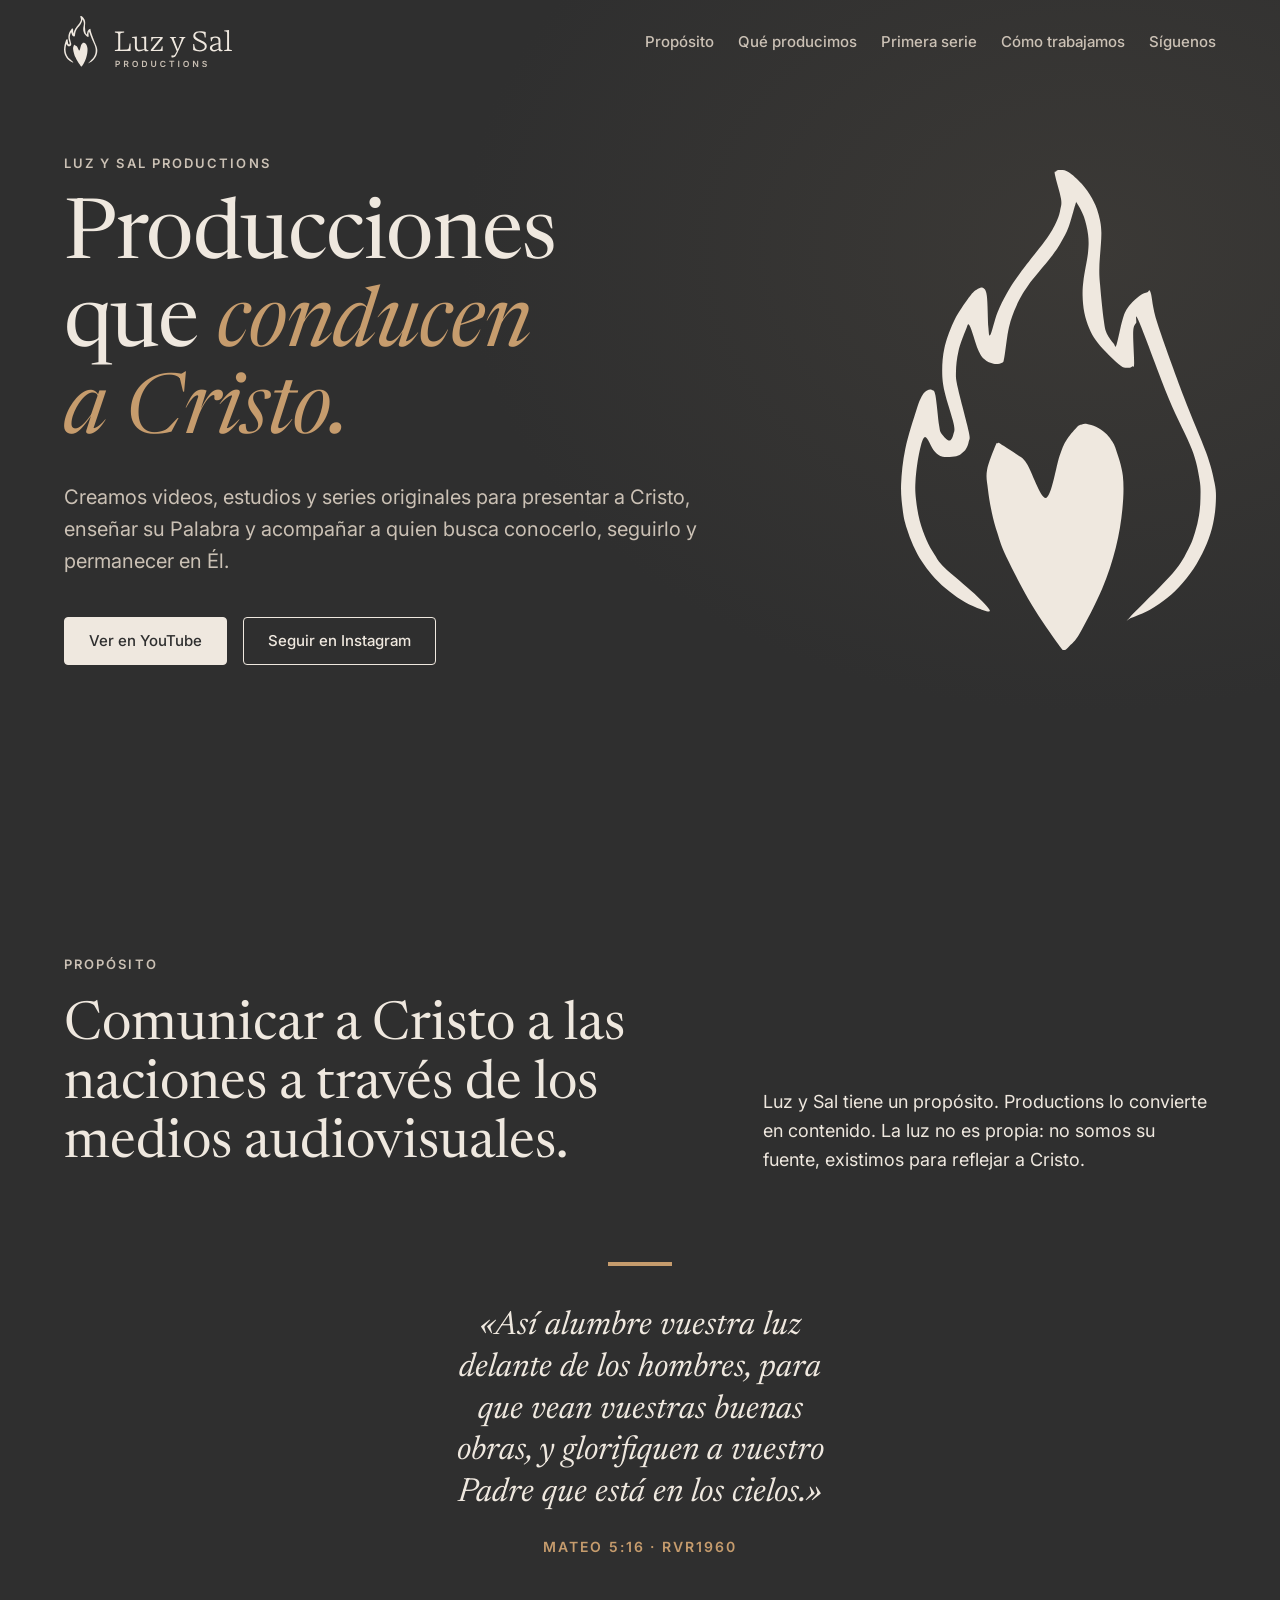
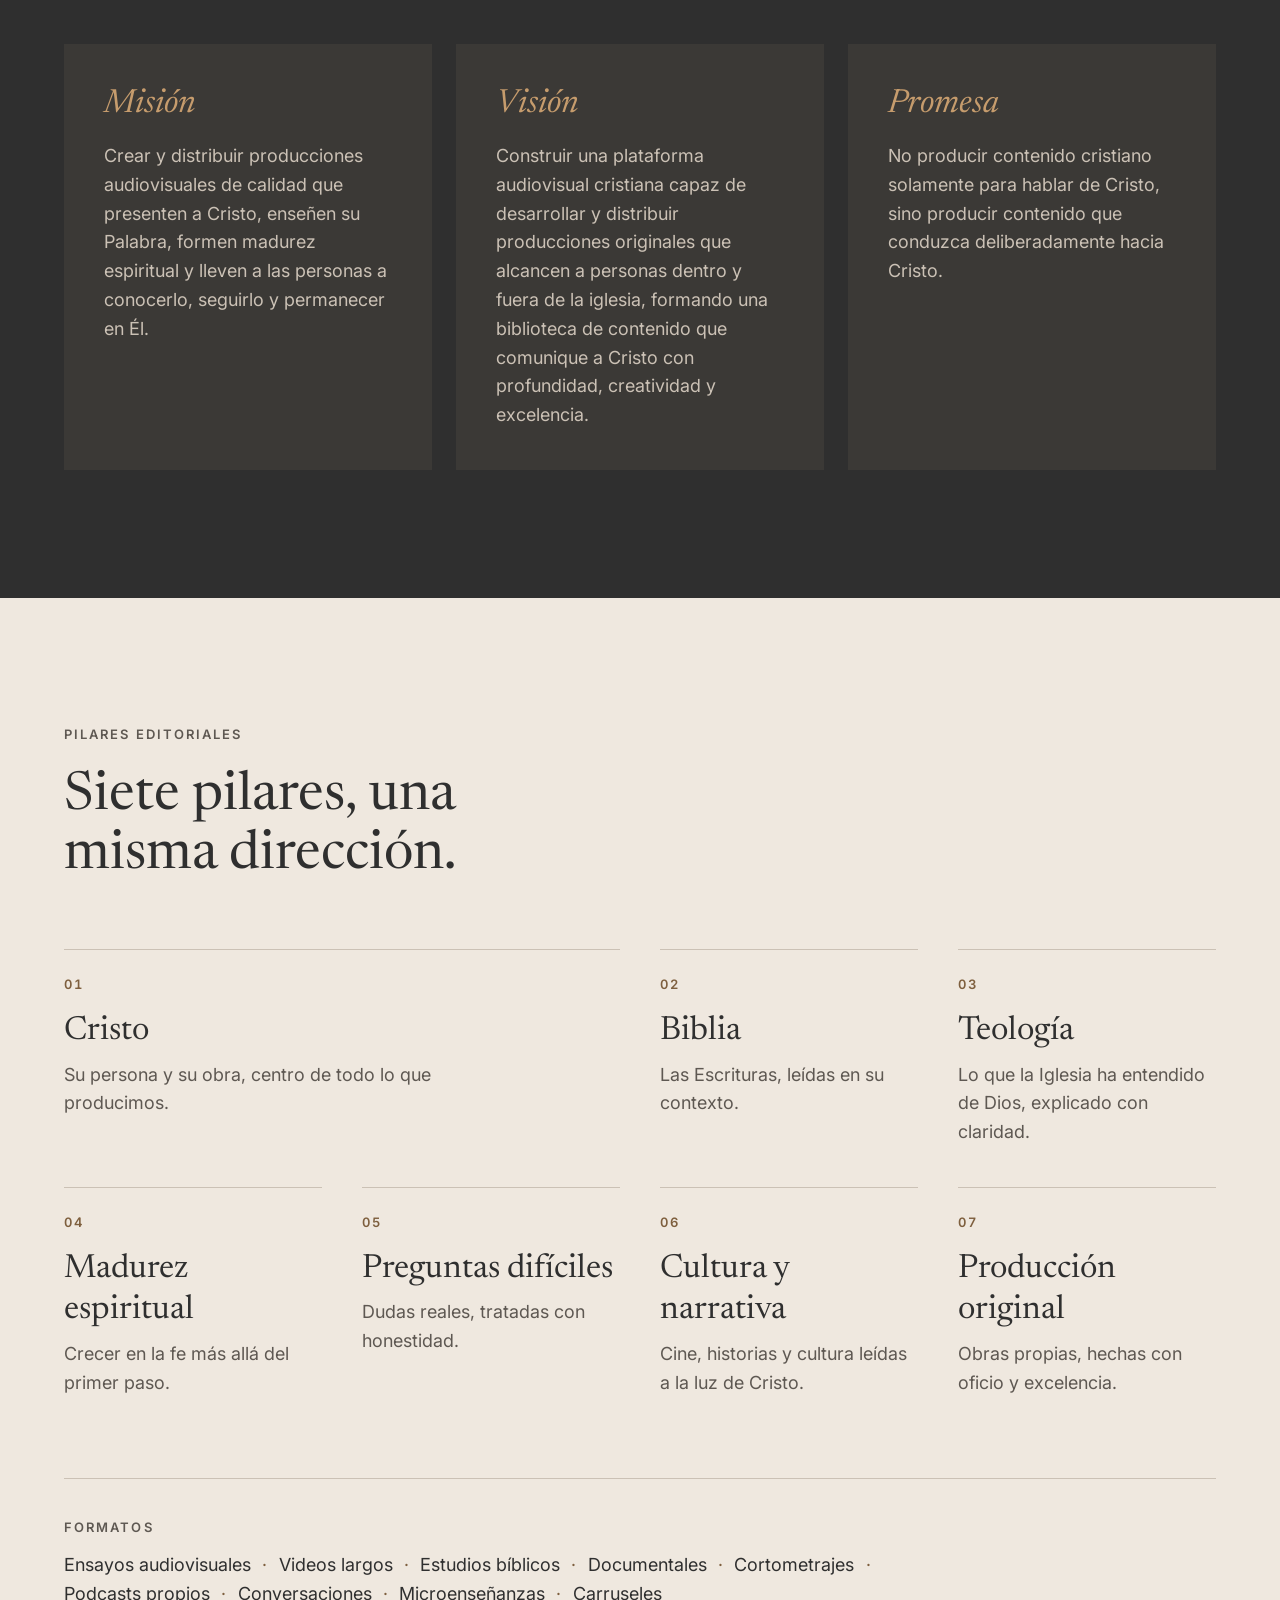
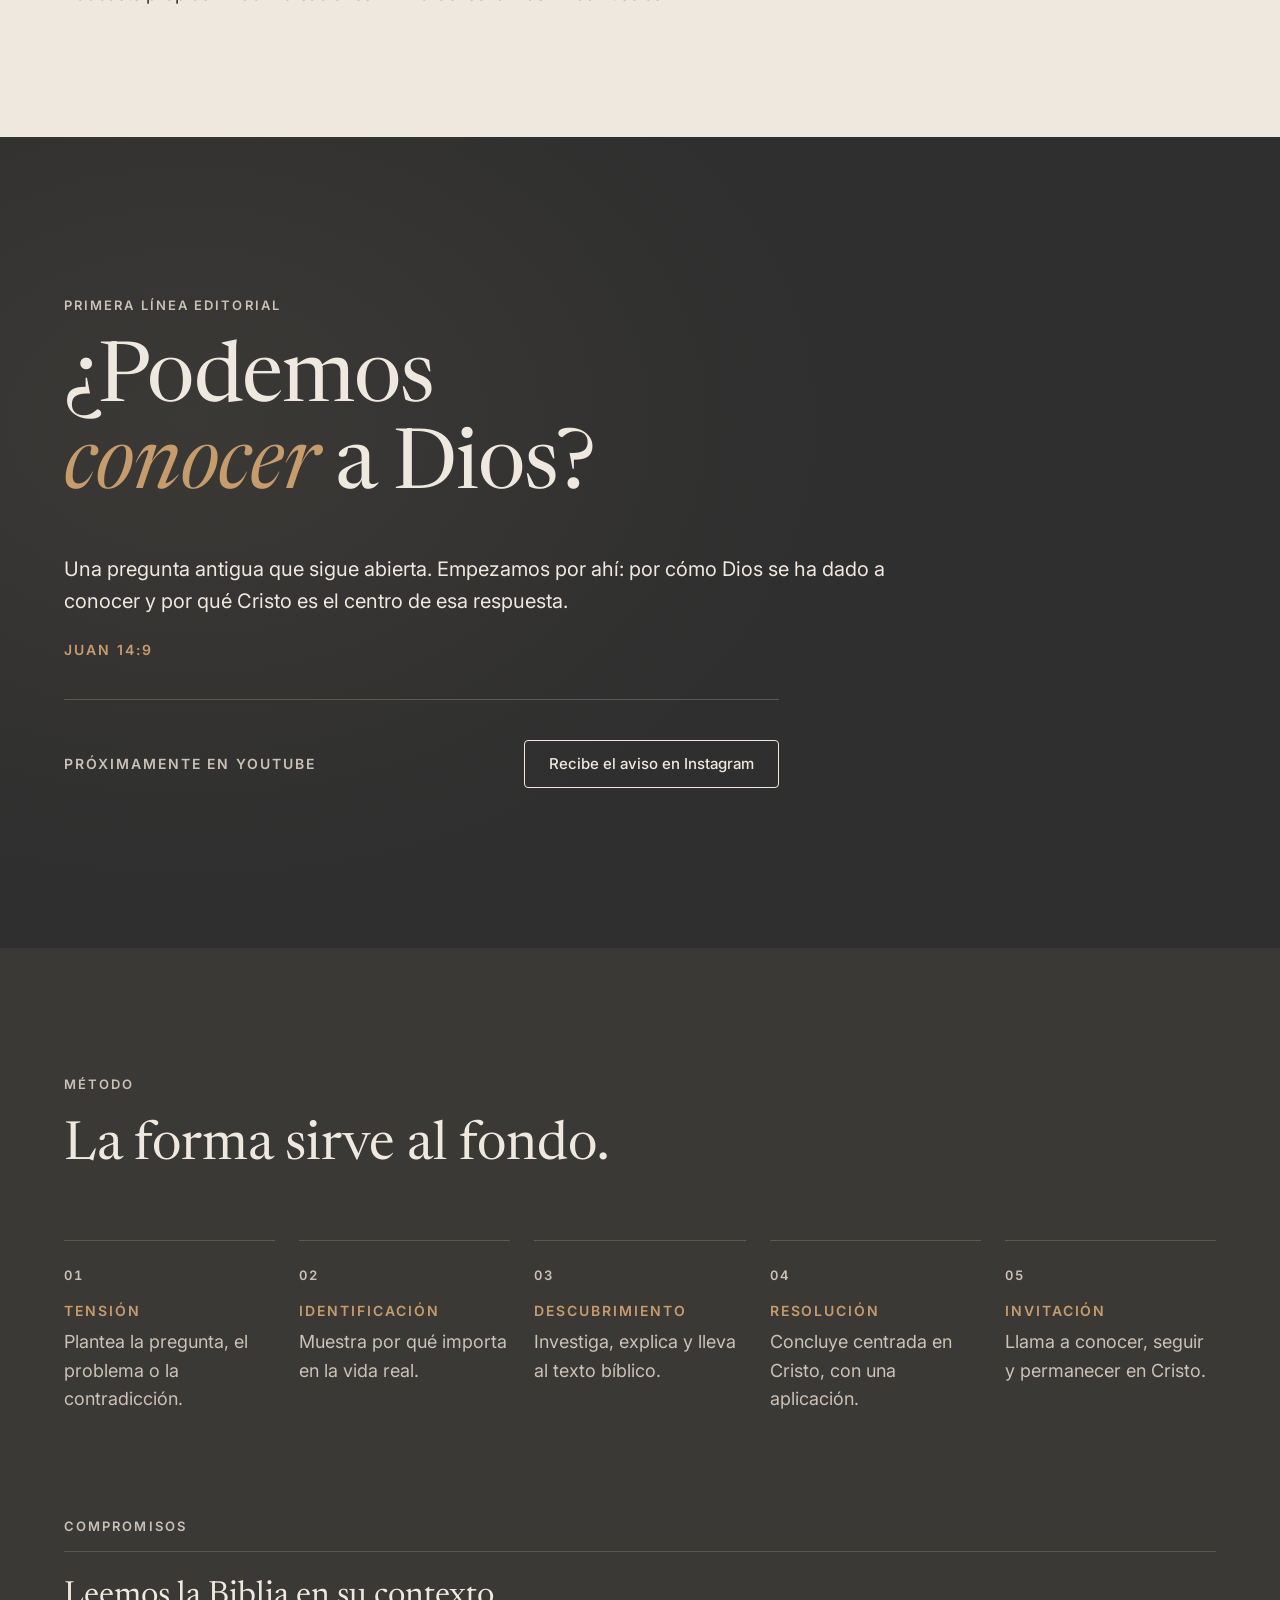
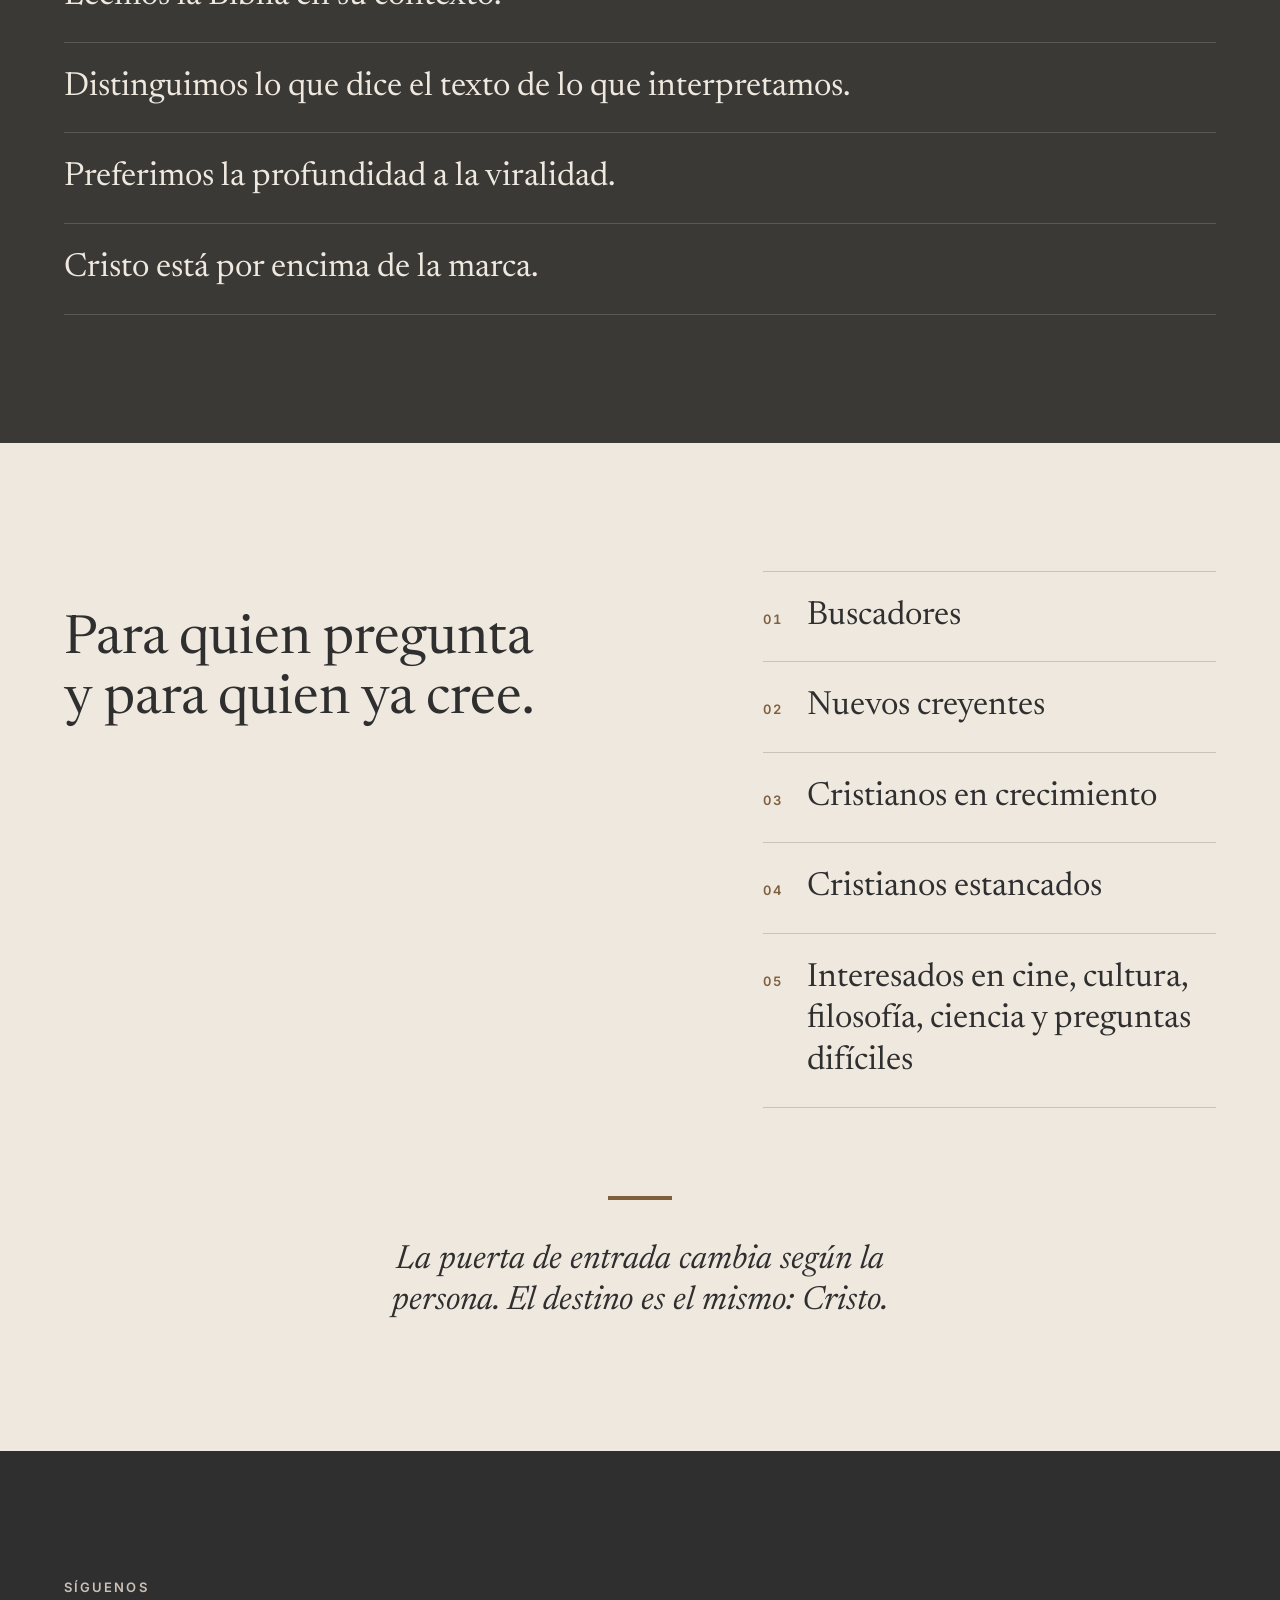
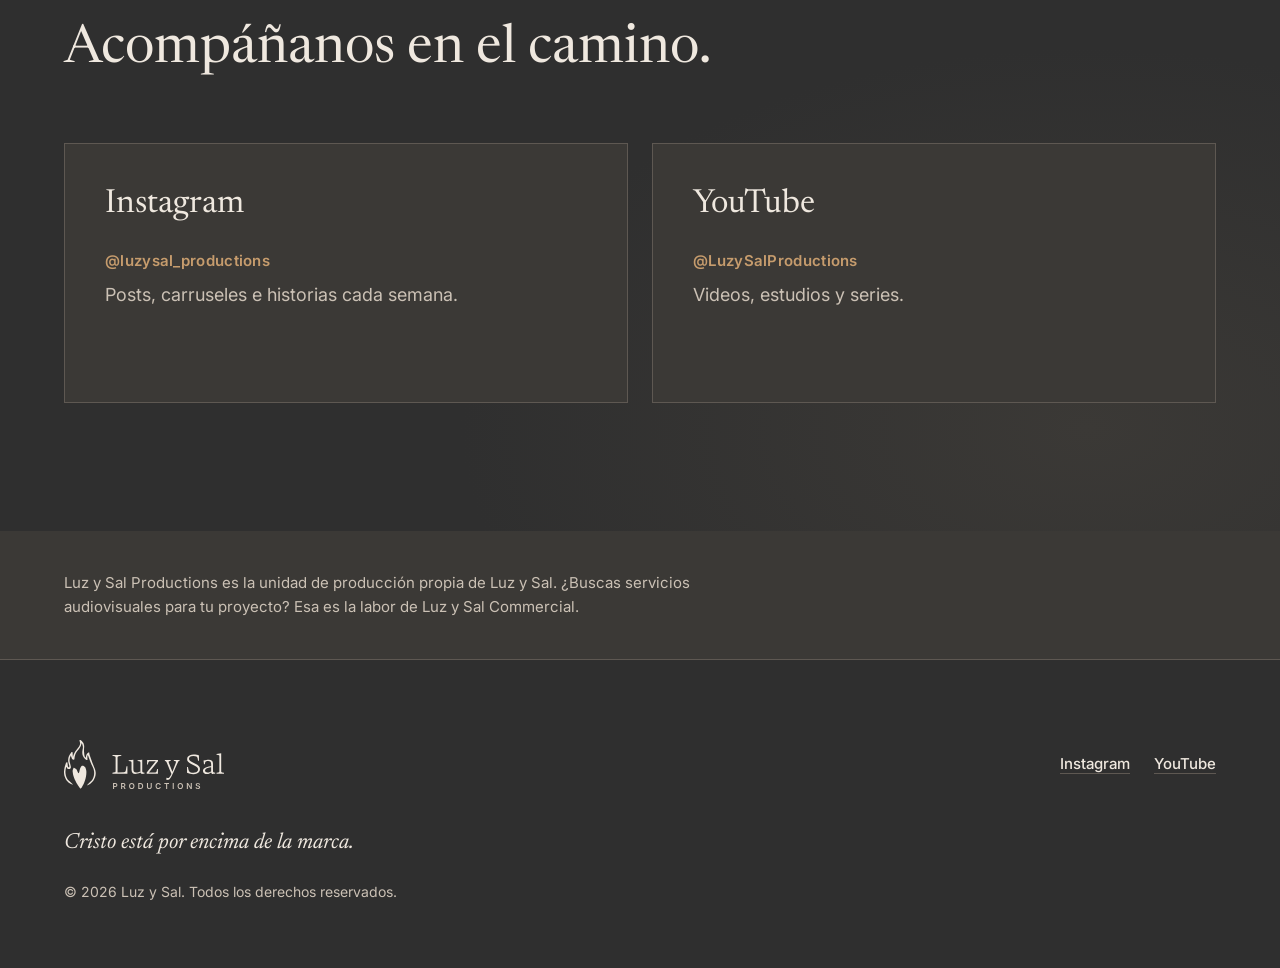
<file: index.html>
<!doctype html>
<html lang="es">
<head>
  <meta charset="utf-8">
  <meta name="viewport" content="width=device-width, initial-scale=1">
  <meta name="theme-color" content="#2F2F2F">
  <title>Luz y Sal Productions · Producciones que conducen a Cristo</title>
  <meta name="description" content="Producciones audiovisuales originales para presentar a Cristo, enseñar su Palabra y acompañar a quien busca conocerlo.">
  <link rel="canonical" href="https://luzysalstudios-sketch.github.io/productions/">

  <meta property="og:type" content="website">
  <meta property="og:site_name" content="Luz y Sal Productions">
  <meta property="og:title" content="Luz y Sal Productions · Producciones que conducen a Cristo">
  <meta property="og:description" content="Producciones audiovisuales originales para presentar a Cristo, enseñar su Palabra y acompañar a quien busca conocerlo.">
  <meta property="og:url" content="https://luzysalstudios-sketch.github.io/productions/">
  <meta property="og:image" content="https://luzysalstudios-sketch.github.io/productions/assets/img/og-image.png">
  <meta property="og:image:width" content="1200">
  <meta property="og:image:height" content="630">
  <meta property="og:image:alt" content="Luz y Sal Productions">
  <meta property="og:locale" content="es_MX">

  <meta name="twitter:card" content="summary_large_image">
  <meta name="twitter:title" content="Luz y Sal Productions · Producciones que conducen a Cristo">
  <meta name="twitter:description" content="Producciones audiovisuales originales para presentar a Cristo, enseñar su Palabra y acompañar a quien busca conocerlo.">
  <meta name="twitter:image" content="https://luzysalstudios-sketch.github.io/productions/assets/img/og-image.png">

  <link rel="icon" type="image/png" sizes="32x32" href="assets/img/favicon-32.png">
  <link rel="icon" type="image/png" sizes="512x512" href="assets/img/icon-512.png">
  <link rel="apple-touch-icon" sizes="180x180" href="assets/img/apple-touch-icon.png">

  <link rel="preconnect" href="https://fonts.googleapis.com">
  <link rel="preconnect" href="https://fonts.gstatic.com" crossorigin>
  <link rel="stylesheet" href="https://fonts.googleapis.com/css2?family=Inter:wght@400;500;600&family=Newsreader:ital,opsz,wght@0,6..72,400;1,6..72,400&display=swap">
  <link rel="stylesheet" href="assets/css/styles.css">

  <script type="application/ld+json">
  {
    "@context": "https://schema.org",
    "@type": "Organization",
    "name": "Luz y Sal Productions",
    "url": "https://luzysalstudios-sketch.github.io/productions/",
    "logo": "https://luzysalstudios-sketch.github.io/productions/assets/img/icon-512.png",
    "sameAs": [
      "https://www.instagram.com/luzysal_productions/",
      "https://www.youtube.com/@LuzySalProductions"
    ]
  }
  </script>
  <script src="assets/js/main.js" defer></script>
</head>
<body>
  <a class="skip-link" href="#contenido">Saltar al contenido</a>

  <header class="site-header" data-header>
    <div class="wrap site-header__inner">
      <a class="site-header__logo" href="#inicio" aria-label="Luz y Sal Productions, ir al inicio">
        <img src="assets/logo/lys-productions-horizontal-crema.svg" alt="Luz y Sal Productions" width="168" height="51">
      </a>
      <nav class="nav" aria-label="Principal">
        <button class="nav__toggle" type="button" aria-expanded="false" aria-controls="menu" data-menu-toggle>Menú</button>
        <ul class="nav__list" id="menu">
          <li><a class="nav__link" href="#proposito">Propósito</a></li>
          <li><a class="nav__link" href="#que-producimos">Qué producimos</a></li>
          <li><a class="nav__link" href="#primera-serie">Primera serie</a></li>
          <li><a class="nav__link" href="#como-trabajamos">Cómo trabajamos</a></li>
          <li><a class="nav__link" href="#siguenos">Síguenos</a></li>
        </ul>
      </nav>
    </div>
  </header>

  <main id="contenido">

    <!-- Hero -->
    <section class="sec sec--luz hero" id="inicio" aria-labelledby="hero-titulo">
      <div class="wrap hero__grid">
        <div class="hero__text">
          <p class="eyebrow">Luz y Sal Productions</p>
          <h1 class="display" id="hero-titulo">Producciones que <em class="accent">conducen a Cristo.</em></h1>
          <p class="lead">Creamos videos, estudios y series originales para presentar a Cristo, enseñar su Palabra y acompañar a quien busca conocerlo, seguirlo y permanecer en Él.</p>
          <div class="actions">
            <a class="btn btn--primary" href="https://www.youtube.com/@LuzySalProductions" target="_blank" rel="noopener" aria-label="Ver en YouTube (se abre en una pestaña nueva)">Ver en YouTube</a>
            <a class="btn btn--secondary" href="https://www.instagram.com/luzysal_productions/" target="_blank" rel="noopener" aria-label="Seguir en Instagram (se abre en una pestaña nueva)">Seguir en Instagram</a>
          </div>
        </div>
        <div class="hero__visual">
          <img class="hero__symbol" src="assets/logo/lys-simbolo-crema.svg" alt="" width="394" height="600">
        </div>
      </div>
    </section>

    <!-- Propósito -->
    <section class="sec sec--dark" id="proposito" aria-labelledby="proposito-titulo">
      <div class="wrap">
        <div class="split">
          <div>
            <p class="eyebrow reveal">Propósito</p>
            <h2 class="h2 reveal" id="proposito-titulo">Comunicar a Cristo a las naciones a través de los medios audiovisuales.</h2>
          </div>
          <p class="body split__aside reveal">Luz y Sal tiene un propósito. Productions lo convierte en contenido. La luz no es propia: no somos su fuente, existimos para reflejar a Cristo.</p>
        </div>

        <figure class="quote reveal">
          <blockquote class="quote__text">
            <p>«Así alumbre vuestra luz delante de los hombres, para que vean vuestras buenas obras, y glorifiquen a vuestro Padre que está en los cielos.»</p>
          </blockquote>
          <figcaption class="ref">Mateo 5:16 · RVR1960</figcaption>
        </figure>

        <ul class="cards" role="list">
          <li class="card reveal">
            <h3 class="h3 card__title">Misión</h3>
            <p class="card__text">Crear y distribuir producciones audiovisuales de calidad que presenten a Cristo, enseñen su Palabra, formen madurez espiritual y lleven a las personas a conocerlo, seguirlo y permanecer en Él.</p>
          </li>
          <li class="card reveal">
            <h3 class="h3 card__title">Visión</h3>
            <p class="card__text">Construir una plataforma audiovisual cristiana capaz de desarrollar y distribuir producciones originales que alcancen a personas dentro y fuera de la iglesia, formando una biblioteca de contenido que comunique a Cristo con profundidad, creatividad y excelencia.</p>
          </li>
          <li class="card reveal">
            <h3 class="h3 card__title">Promesa</h3>
            <p class="card__text">No producir contenido cristiano solamente para hablar de Cristo, sino producir contenido que conduzca deliberadamente hacia Cristo.</p>
          </li>
        </ul>
      </div>
    </section>

    <!-- Qué producimos -->
    <section class="sec sec--crema" id="que-producimos" aria-labelledby="pilares-titulo">
      <div class="wrap">
        <p class="eyebrow reveal">Pilares editoriales</p>
        <h2 class="h2 reveal" id="pilares-titulo">Siete pilares, una misma dirección.</h2>

        <ol class="pillars" role="list">
          <li class="pillar pillar--lead reveal">
            <span class="num">01</span>
            <h3 class="pillar__name">Cristo</h3>
            <p class="pillar__text">Su persona y su obra, centro de todo lo que producimos.</p>
          </li>
          <li class="pillar reveal">
            <span class="num">02</span>
            <h3 class="pillar__name">Biblia</h3>
            <p class="pillar__text">Las Escrituras, leídas en su contexto.</p>
          </li>
          <li class="pillar reveal">
            <span class="num">03</span>
            <h3 class="pillar__name">Teología</h3>
            <p class="pillar__text">Lo que la Iglesia ha entendido de Dios, explicado con claridad.</p>
          </li>
          <li class="pillar reveal">
            <span class="num">04</span>
            <h3 class="pillar__name">Madurez espiritual</h3>
            <p class="pillar__text">Crecer en la fe más allá del primer paso.</p>
          </li>
          <li class="pillar reveal">
            <span class="num">05</span>
            <h3 class="pillar__name">Preguntas difíciles</h3>
            <p class="pillar__text">Dudas reales, tratadas con honestidad.</p>
          </li>
          <li class="pillar reveal">
            <span class="num">06</span>
            <h3 class="pillar__name">Cultura y narrativa</h3>
            <p class="pillar__text">Cine, historias y cultura leídas a la luz de Cristo.</p>
          </li>
          <li class="pillar reveal">
            <span class="num">07</span>
            <h3 class="pillar__name">Producción original</h3>
            <p class="pillar__text">Obras propias, hechas con oficio y excelencia.</p>
          </li>
        </ol>

        <div class="formats reveal">
          <h3 class="eyebrow">Formatos</h3>
          <p class="formats__list">Ensayos audiovisuales <span class="sep" aria-hidden="true">·</span> Videos largos <span class="sep" aria-hidden="true">·</span> Estudios bíblicos <span class="sep" aria-hidden="true">·</span> Documentales <span class="sep" aria-hidden="true">·</span> Cortometrajes <span class="sep" aria-hidden="true">·</span> Podcasts propios <span class="sep" aria-hidden="true">·</span> Conversaciones <span class="sep" aria-hidden="true">·</span> Microenseñanzas <span class="sep" aria-hidden="true">·</span> Carruseles</p>
        </div>
      </div>
    </section>

    <!-- Primera serie -->
    <section class="sec sec--luz sec--luz-left series" id="primera-serie" aria-labelledby="serie-titulo">
      <div class="wrap series__inner">
        <p class="eyebrow reveal">Primera línea editorial</p>
        <h2 class="display reveal" id="serie-titulo">¿Podemos <em class="accent">conocer</em> a Dios?</h2>
        <p class="body series__text reveal">Una pregunta antigua que sigue abierta. Empezamos por ahí: por cómo Dios se ha dado a conocer y por qué Cristo es el centro de esa respuesta.</p>
        <p class="ref reveal">Juan 14:9</p>

        <div class="series__meta reveal">
          <!-- ESTRENO: si se confirma, cambiar por «PRIMER VIDEO · LUNES 30 DE NOVIEMBRE DE 2026 · YOUTUBE» -->
          <p class="status">Próximamente en YouTube</p>
          <a class="btn btn--secondary" href="https://www.instagram.com/luzysal_productions/" target="_blank" rel="noopener" aria-label="Recibe el aviso en Instagram (se abre en una pestaña nueva)">Recibe el aviso en Instagram</a>
        </div>

        <!-- VIDEO: reemplazar al publicar
        Quita estas marcas de comentario y cambia ID_DEL_VIDEO por el identificador del video de YouTube.
        <div class="video reveal">
          <iframe src="https://www.youtube-nocookie.com/embed/ID_DEL_VIDEO" title="¿Podemos conocer a Dios? · Luz y Sal Productions" loading="lazy" allow="accelerometer; clipboard-write; encrypted-media; gyroscope; picture-in-picture; web-share" referrerpolicy="strict-origin-when-cross-origin" allowfullscreen></iframe>
        </div>
        -->
      </div>
    </section>

    <!-- Cómo trabajamos -->
    <section class="sec sec--grafito" id="como-trabajamos" aria-labelledby="metodo-titulo">
      <div class="wrap">
        <p class="eyebrow reveal">Método</p>
        <h2 class="h2 reveal" id="metodo-titulo">La forma sirve al fondo.</h2>

        <ol class="steps" role="list">
          <li class="step reveal">
            <span class="num">01</span>
            <h3 class="step__name">Tensión</h3>
            <p class="step__text">Plantea la pregunta, el problema o la contradicción.</p>
          </li>
          <li class="step reveal">
            <span class="num">02</span>
            <h3 class="step__name">Identificación</h3>
            <p class="step__text">Muestra por qué importa en la vida real.</p>
          </li>
          <li class="step reveal">
            <span class="num">03</span>
            <h3 class="step__name">Descubrimiento</h3>
            <p class="step__text">Investiga, explica y lleva al texto bíblico.</p>
          </li>
          <li class="step reveal">
            <span class="num">04</span>
            <h3 class="step__name">Resolución</h3>
            <p class="step__text">Concluye centrada en Cristo, con una aplicación.</p>
          </li>
          <li class="step reveal">
            <span class="num">05</span>
            <h3 class="step__name">Invitación</h3>
            <p class="step__text">Llama a conocer, seguir y permanecer en Cristo.</p>
          </li>
        </ol>

        <div class="commitments reveal">
          <h3 class="eyebrow">Compromisos</h3>
          <ul class="commitments__list" role="list">
            <li>Leemos la Biblia en su contexto.</li>
            <li>Distinguimos lo que dice el texto de lo que interpretamos.</li>
            <li>Preferimos la profundidad a la viralidad.</li>
            <li>Cristo está por encima de la marca.</li>
          </ul>
        </div>
      </div>
    </section>

    <!-- Para quién -->
    <section class="sec sec--crema" id="para-quien" aria-labelledby="audiencia-titulo">
      <div class="wrap">
        <div class="split split--top">
          <div>
            <p class="eyebrow reveal">Audiencia</p>
            <h2 class="h2 reveal" id="audiencia-titulo">Para quien pregunta y para quien ya cree.</h2>
          </div>
          <ol class="audience split__aside" role="list">
            <li class="reveal"><span class="num">01</span> Buscadores</li>
            <li class="reveal"><span class="num">02</span> Nuevos creyentes</li>
            <li class="reveal"><span class="num">03</span> Cristianos en crecimiento</li>
            <li class="reveal"><span class="num">04</span> Cristianos estancados</li>
            <li class="reveal"><span class="num">05</span> Interesados en cine, cultura, filosofía, ciencia y preguntas difíciles</li>
          </ol>
        </div>
        <p class="closing reveal">La puerta de entrada cambia según la persona. El destino es el mismo: Cristo.</p>
      </div>
    </section>

    <!-- Síguenos -->
    <section class="sec sec--luz sec--luz-low" id="siguenos" aria-labelledby="siguenos-titulo">
      <div class="wrap">
        <p class="eyebrow reveal">Síguenos</p>
        <h2 class="h2 reveal" id="siguenos-titulo">Acompáñanos en el camino.</h2>

        <ul class="follow" role="list">
          <li class="reveal">
            <a class="follow__card" href="https://www.instagram.com/luzysal_productions/" target="_blank" rel="noopener" aria-label="Instagram, @luzysal_productions: posts, carruseles e historias cada semana (se abre en una pestaña nueva)">
              <h3 class="h3 follow__title">Instagram</h3>
              <span class="follow__handle">@luzysal_productions</span>
              <span class="follow__text">Posts, carruseles e historias cada semana.</span>
            </a>
          </li>
          <li class="reveal">
            <a class="follow__card" href="https://www.youtube.com/@LuzySalProductions" target="_blank" rel="noopener" aria-label="YouTube, @LuzySalProductions: videos, estudios y series (se abre en una pestaña nueva)">
              <h3 class="h3 follow__title">YouTube</h3>
              <span class="follow__handle">@LuzySalProductions</span>
              <span class="follow__text">Videos, estudios y series.</span>
            </a>
          </li>
        </ul>

        <!-- CORREO PENDIENTE: quitar las marcas de comentario y cambiar CORREO_CONTACTO por el correo real.
        <p class="contact reveal">¿Quieres escribirnos o colaborar con Productions? <a href="mailto:CORREO_CONTACTO">CORREO_CONTACTO</a></p>
        -->
      </div>
    </section>

    <!-- Parte de Luz y Sal -->
    <aside class="band" aria-label="Parte de Luz y Sal">
      <div class="wrap">
        <!-- COMMERCIAL PENDIENTE: enlazar «Luz y Sal Commercial» cuando exista su página -->
        <p class="band__text">Luz y Sal Productions es la unidad de producción propia de Luz y Sal. ¿Buscas servicios audiovisuales para tu proyecto? Esa es la labor de Luz y Sal Commercial.</p>
      </div>
    </aside>

  </main>

  <footer class="site-footer">
    <div class="wrap site-footer__inner">
      <img class="site-footer__logo" src="assets/logo/lys-productions-horizontal-crema.svg" alt="Luz y Sal Productions" width="160" height="49" loading="lazy">
      <p class="site-footer__motto">Cristo está por encima de la marca.</p>
      <ul class="site-footer__links" role="list">
        <li><a href="https://www.instagram.com/luzysal_productions/" target="_blank" rel="noopener" aria-label="Instagram (se abre en una pestaña nueva)">Instagram</a></li>
        <li><a href="https://www.youtube.com/@LuzySalProductions" target="_blank" rel="noopener" aria-label="YouTube (se abre en una pestaña nueva)">YouTube</a></li>
        <!-- CORREO PENDIENTE: <li><a href="mailto:CORREO_CONTACTO">Correo</a></li> -->
      </ul>
      <p class="site-footer__legal">© <span data-year>2026</span> Luz y Sal. Todos los derechos reservados.</p>
    </div>
  </footer>
</body>
</html>
</file>
<file: assets/css/styles.css>
/* Luz y Sal Productions · estilos
   Mobile-first. Breakpoints: 720px, 900px, 1024px. */

/* ---------- Tokens ---------- */
:root {
  --carbon: #2F2F2F;
  --grafito: #3B3936;
  --crema: #EFE8DF;
  --gris-calido: #CBC1B5;
  --sombra: #5E5852;
  --tostado: #C69C6D;
  --tostado-profundo: #7E5F3E;
  --blanco: #FFFFFF;

  --font-serif: "Newsreader", Georgia, "Times New Roman", serif;
  --font-sans: "Inter", system-ui, -apple-system, "Segoe UI", Roboto, sans-serif;

  --s-8: 8px;
  --s-16: 16px;
  --s-24: 24px;
  --s-40: 40px;
  --s-64: 64px;
  --s-88: 88px;

  --sec-pad: clamp(64px, 10vw, 128px);
  --gutter: 24px;
  --max: 1200px;
  --header-h: 80px;

  --focus: var(--tostado);
  --rule: var(--sombra);
  --ease: cubic-bezier(0.16, 1, 0.3, 1);
}

/* ---------- Base ---------- */
*,
*::before,
*::after {
  box-sizing: border-box;
}

html {
  -webkit-text-size-adjust: 100%;
  text-size-adjust: 100%;
  scroll-behavior: smooth;
}

body {
  margin: 0;
  background: var(--carbon);
  color: var(--crema);
  font-family: var(--font-sans);
  font-size: 1.0625rem;
  line-height: 1.6;
  font-weight: 400;
  overflow-x: hidden;
  -webkit-font-smoothing: antialiased;
}

img {
  display: block;
  max-width: 100%;
  height: auto;
}

h1,
h2,
h3,
p,
ul,
ol,
figure,
blockquote {
  margin: 0;
}

ul[role="list"],
ol[role="list"] {
  list-style: none;
  padding: 0;
}

a {
  color: inherit;
}

:focus-visible {
  outline: 2px solid var(--focus);
  outline-offset: 3px;
}

.wrap {
  width: 100%;
  max-width: calc(var(--max) + 2 * var(--gutter));
  margin-inline: auto;
  padding-inline: var(--gutter);
}

.skip-link {
  position: absolute;
  top: var(--s-8);
  left: var(--s-8);
  z-index: 100;
  padding: 12px var(--s-16);
  background: var(--crema);
  color: var(--carbon);
  font-weight: 600;
  text-decoration: none;
  border-radius: 4px;
  transform: translateY(-200%);
}

.skip-link:focus {
  transform: none;
}

/* ---------- Tipografía ---------- */
.display {
  font-family: var(--font-serif);
  font-weight: 400;
  font-optical-sizing: auto;
  font-size: clamp(2.75rem, 6.5vw, 5.5rem);
  line-height: 1.05;
  letter-spacing: -0.01em;
  text-wrap: balance;
}

.h2 {
  max-width: 24ch;
  font-family: var(--font-serif);
  font-weight: 400;
  font-optical-sizing: auto;
  font-size: clamp(2rem, 4.2vw, 3.5rem);
  line-height: 1.1;
  text-wrap: balance;
}

.h3 {
  font-family: var(--font-serif);
  font-weight: 400;
  font-style: italic;
  font-size: clamp(1.5rem, 2.6vw, 2.25rem);
  line-height: 1.25;
}

.lead {
  max-width: 65ch;
  color: var(--gris-calido);
  font-size: 1.25rem;
  line-height: 1.6;
}

.body {
  max-width: 65ch;
}

.eyebrow {
  margin-bottom: var(--s-24);
  color: var(--gris-calido);
  font-family: var(--font-sans);
  font-size: 0.8125rem;
  font-weight: 600;
  line-height: 1.3;
  letter-spacing: 0.16em;
  text-transform: uppercase;
}

.ref {
  color: var(--tostado);
  font-size: 0.875rem;
  font-weight: 600;
  line-height: 1.3;
  letter-spacing: 0.14em;
  text-transform: uppercase;
}

.accent {
  color: var(--tostado);
  font-style: italic;
}

.num {
  font-size: 0.8125rem;
  font-weight: 600;
  letter-spacing: 0.16em;
  color: var(--gris-calido);
  font-variant-numeric: tabular-nums;
}

/* ---------- Botones ---------- */
.actions {
  display: flex;
  flex-wrap: wrap;
  gap: var(--s-16);
}

.btn {
  display: inline-flex;
  align-items: center;
  justify-content: center;
  min-height: 48px;
  padding: 0 var(--s-24);
  border: 1px solid transparent;
  border-radius: 4px;
  font-family: var(--font-sans);
  font-size: 0.9375rem;
  font-weight: 500;
  line-height: 1.2;
  text-align: center;
  text-decoration: none;
  transition: background-color 200ms ease-out, color 200ms ease-out, border-color 200ms ease-out;
}

.btn--primary {
  background: var(--crema);
  color: var(--carbon);
  border-color: var(--crema);
}

.btn--primary:hover {
  background: var(--gris-calido);
  border-color: var(--gris-calido);
}

.btn--secondary {
  background: transparent;
  color: var(--crema);
  border-color: var(--crema);
}

.btn--secondary:hover {
  background: var(--crema);
  color: var(--carbon);
}

.btn--disabled {
  background: var(--grafito);
  color: var(--gris-calido);
  border-color: var(--sombra);
  cursor: not-allowed;
}

/* ---------- Header ---------- */
.site-header {
  position: fixed;
  inset: 0 0 auto 0;
  z-index: 50;
  background: transparent;
  transition: background-color 250ms ease-out;
}

.site-header.is-scrolled,
.site-header.is-open {
  background: color-mix(in srgb, var(--carbon) 92%, transparent);
  -webkit-backdrop-filter: blur(8px);
  backdrop-filter: blur(8px);
}

.site-header__inner {
  display: flex;
  align-items: center;
  justify-content: space-between;
  gap: var(--s-24);
  min-height: 72px;
}

.site-header__logo {
  display: block;
  padding-block: var(--s-16);
}

.site-header__logo img {
  width: 136px;
  height: auto;
}

.nav__toggle {
  min-width: 44px;
  min-height: 44px;
  padding: 0 var(--s-16);
  background: transparent;
  color: var(--crema);
  border: 1px solid var(--sombra);
  border-radius: 4px;
  font: 500 0.9375rem/1 var(--font-sans);
  cursor: pointer;
}

.nav__list {
  display: none;
  list-style: none;
  margin: 0;
  padding: 0;
}

.site-header.is-open .nav__list {
  display: block;
  position: absolute;
  top: 100%;
  left: 0;
  right: 0;
  padding: var(--s-8) var(--gutter) var(--s-24);
  background: var(--carbon);
  border-bottom: 1px solid var(--sombra);
}

.nav__link {
  display: flex;
  align-items: center;
  min-height: 48px;
  color: var(--crema);
  font-size: 1.0625rem;
  font-weight: 500;
  text-decoration: none;
  border-top: 1px solid var(--sombra);
}

.nav__link:hover {
  color: var(--tostado);
}

/* ---------- Secciones ---------- */
.sec {
  padding-block: var(--sec-pad);
}

section[id] {
  scroll-margin-top: var(--header-h);
}

.sec--dark {
  background: var(--carbon);
}

/* Una única luz lateral por sección oscura */
.sec--luz {
  background: radial-gradient(ellipse 70% 80% at 85% 30%, var(--grafito) 0%, var(--carbon) 70%);
}

.sec--luz-left {
  background: radial-gradient(ellipse 70% 80% at 15% 35%, var(--grafito) 0%, var(--carbon) 70%);
}

.sec--luz-low {
  background: radial-gradient(ellipse 70% 80% at 85% 85%, var(--grafito) 0%, var(--carbon) 70%);
}

.sec--grafito {
  background: var(--grafito);
}

.sec--crema {
  --focus: var(--tostado-profundo);
  --rule: var(--gris-calido);
  background: var(--crema);
  color: var(--carbon);
}

.sec--crema .eyebrow {
  color: var(--sombra);
}

.sec--crema .num {
  color: var(--tostado-profundo);
}

.split {
  display: grid;
  gap: var(--s-40);
}

/* ---------- Hero ---------- */
.hero {
  padding-top: calc(var(--header-h) + var(--s-40));
  background: radial-gradient(ellipse 90% 60% at 70% 80%, var(--grafito) 0%, var(--carbon) 70%);
}

.hero__grid {
  display: grid;
  gap: var(--s-64);
}

.hero__text .display {
  margin-bottom: var(--s-24);
}

.hero__text .lead {
  margin-bottom: var(--s-40);
}

.hero__visual {
  display: flex;
  justify-content: center;
}

.hero__symbol {
  width: auto;
  height: 260px;
}

/* ---------- Propósito ---------- */
.quote {
  max-width: 34ch;
  margin: var(--s-88) auto;
  text-align: center;
}

.quote::before {
  content: "";
  display: block;
  width: 64px;
  height: 4px;
  margin: 0 auto var(--s-40);
  background: var(--tostado);
}

.quote__text {
  margin-bottom: var(--s-24);
  font-family: var(--font-serif);
  font-style: italic;
  font-size: clamp(1.5rem, 2.6vw, 2.25rem);
  line-height: 1.25;
  text-wrap: balance;
}

.cards {
  display: grid;
  gap: var(--s-24);
}

.card {
  padding: var(--s-40) var(--s-24);
  background: var(--grafito);
}

.card__title {
  margin-bottom: var(--s-16);
  color: var(--tostado);
}

.card__text {
  color: var(--gris-calido);
}

/* ---------- Qué producimos ---------- */
.pillars {
  display: grid;
  gap: 0 var(--s-40);
  margin-top: var(--s-64);
}

.pillar {
  padding: var(--s-24) 0 var(--s-40);
  border-top: 1px solid var(--rule);
}

.pillar .num {
  display: block;
  margin-bottom: var(--s-16);
}

.pillar__name {
  margin-bottom: var(--s-8);
  font-family: var(--font-serif);
  font-weight: 400;
  font-size: clamp(1.5rem, 2.6vw, 2.25rem);
  line-height: 1.25;
}

.pillar__text {
  max-width: 40ch;
  color: var(--sombra);
}

.formats {
  margin-top: var(--s-40);
  padding-top: var(--s-40);
  border-top: 1px solid var(--rule);
}

.formats .eyebrow {
  margin-bottom: var(--s-16);
}

.formats__list {
  max-width: 80ch;
  color: var(--carbon);
}

.sep {
  margin-inline: 0.35em;
  color: var(--tostado-profundo);
}

/* ---------- Primera serie ---------- */
.series {
  padding-block: calc(var(--sec-pad) * 1.25);
}

.series .display {
  max-width: 14ch;
  margin-bottom: var(--s-40);
}

.series__text {
  margin-bottom: var(--s-24);
  font-size: 1.25rem;
}

.series__meta {
  display: flex;
  flex-direction: column;
  align-items: flex-start;
  gap: var(--s-24);
  max-width: 65ch;
  margin-top: var(--s-40);
  padding-top: var(--s-40);
  border-top: 1px solid var(--sombra);
}

.status {
  color: var(--gris-calido);
  font-size: 0.875rem;
  font-weight: 600;
  letter-spacing: 0.14em;
  text-transform: uppercase;
}

.video {
  position: relative;
  aspect-ratio: 16 / 9;
  margin-top: var(--s-64);
  background: var(--grafito);
}

.video iframe {
  position: absolute;
  inset: 0;
  width: 100%;
  height: 100%;
  border: 0;
}

/* ---------- Cómo trabajamos ---------- */
.steps {
  display: grid;
  gap: 0 var(--s-24);
  margin-top: var(--s-64);
}

.step {
  padding: var(--s-24) 0 var(--s-40);
  border-top: 1px solid var(--sombra);
}

.step .num {
  display: block;
  margin-bottom: var(--s-16);
}

.step__name {
  margin-bottom: var(--s-8);
  color: var(--tostado);
  font-size: 0.875rem;
  font-weight: 600;
  line-height: 1.3;
  letter-spacing: 0.14em;
  text-transform: uppercase;
}

.step__text {
  color: var(--gris-calido);
}

.commitments {
  margin-top: var(--s-64);
}

.commitments .eyebrow {
  margin-bottom: var(--s-16);
}

.commitments__list li {
  padding-block: var(--s-24);
  border-top: 1px solid var(--sombra);
  font-family: var(--font-serif);
  font-size: clamp(1.5rem, 2.6vw, 2.25rem);
  line-height: 1.25;
}

.commitments__list li:last-child {
  border-bottom: 1px solid var(--sombra);
}

/* ---------- Para quién ---------- */
.audience li {
  display: flex;
  align-items: baseline;
  gap: var(--s-24);
  padding-block: var(--s-24);
  border-top: 1px solid var(--rule);
  font-family: var(--font-serif);
  font-size: clamp(1.5rem, 2.6vw, 2.25rem);
  line-height: 1.25;
}

.audience li:last-child {
  border-bottom: 1px solid var(--rule);
}

.audience .num {
  flex: 0 0 auto;
  font-family: var(--font-sans);
}

.closing {
  max-width: 30ch;
  margin: var(--s-88) auto 0;
  font-family: var(--font-serif);
  font-style: italic;
  font-size: clamp(1.5rem, 2.6vw, 2.25rem);
  line-height: 1.25;
  text-align: center;
  text-wrap: balance;
}

.closing::before {
  content: "";
  display: block;
  width: 64px;
  height: 4px;
  margin: 0 auto var(--s-40);
  background: var(--tostado-profundo);
}

/* ---------- Síguenos ---------- */
.follow {
  display: grid;
  gap: var(--s-24);
  margin-top: var(--s-64);
}

.follow > li {
  display: flex;
}

.follow__card {
  display: flex;
  flex-direction: column;
  gap: var(--s-8);
  width: 100%;
  min-height: 220px;
  padding: var(--s-40) var(--s-24);
  background: var(--grafito);
  border: 1px solid var(--sombra);
  color: var(--crema);
  text-decoration: none;
  transition: border-color 200ms ease-out;
}

a.follow__card:hover {
  border-color: var(--tostado);
}

.follow__title {
  margin-bottom: var(--s-16);
  font-style: normal;
}

.follow__handle {
  color: var(--tostado);
  font-size: 0.9375rem;
  font-weight: 600;
  letter-spacing: 0.02em;
}

.follow__text {
  color: var(--gris-calido);
}

.follow__card--disabled {
  cursor: not-allowed;
}

.follow__card--disabled .follow__title {
  color: var(--gris-calido);
}

.contact {
  margin-top: var(--s-40);
  color: var(--gris-calido);
}

.contact a {
  color: var(--crema);
}

/* ---------- Parte de Luz y Sal ---------- */
.band {
  padding-block: var(--s-40);
  background: var(--grafito);
}

.band__text {
  max-width: 75ch;
  color: var(--gris-calido);
  font-size: 0.9375rem;
}

/* ---------- Footer ---------- */
.site-footer {
  padding-block: var(--s-64);
  background: var(--carbon);
  border-top: 1px solid var(--sombra);
}

.site-footer__inner {
  display: grid;
  gap: var(--s-24);
}

.site-footer__logo {
  width: 160px;
  height: auto;
  margin-block: var(--s-16);
}

.site-footer__motto {
  font-family: var(--font-serif);
  font-style: italic;
  font-size: 1.375rem;
  line-height: 1.3;
}

.site-footer__links {
  display: flex;
  flex-wrap: wrap;
  gap: 0 var(--s-24);
}

.site-footer__links a,
.site-footer__links .is-disabled {
  display: inline-flex;
  align-items: center;
  min-height: 44px;
  font-size: 0.9375rem;
  font-weight: 500;
}

.site-footer__links a {
  color: var(--crema);
  text-decoration: underline;
  text-decoration-color: var(--sombra);
  text-underline-offset: 4px;
}

.site-footer__links a:hover {
  text-decoration-color: var(--tostado);
}

.site-footer__links .is-disabled {
  color: var(--gris-calido);
  cursor: not-allowed;
}

.site-footer__legal {
  color: var(--gris-calido);
  font-size: 0.875rem;
}

/* ---------- 404 ---------- */
.notfound {
  display: flex;
  align-items: center;
  min-height: 100vh;
  min-height: 100svh;
}

.notfound__symbol {
  width: 32px;
  height: auto;
  margin-bottom: var(--s-40);
}

.notfound .display {
  margin-bottom: var(--s-40);
}

/* ---------- Movimiento (solo con JS) ---------- */
.js .reveal {
  opacity: 0;
  transform: translateY(12px);
  transition: opacity 500ms ease-out, transform 500ms ease-out;
}

.js .reveal.is-visible {
  opacity: 1;
  transform: none;
}

/* ---------- 720px ---------- */
@media (min-width: 720px) {
  .pillars {
    grid-template-columns: repeat(2, 1fr);
  }

  .pillar--lead {
    grid-column: span 2;
  }

  .follow {
    grid-template-columns: repeat(2, 1fr);
  }

  .follow__card {
    min-height: 260px;
    padding: var(--s-40);
  }

  .site-footer__inner {
    grid-template-columns: 1fr auto;
    grid-template-areas:
      "logo links"
      "motto motto"
      "legal legal";
    align-items: center;
  }

  .site-footer__logo { grid-area: logo; }
  .site-footer__motto { grid-area: motto; }
  .site-footer__links { grid-area: links; justify-content: flex-end; }
  .site-footer__legal { grid-area: legal; }
}

/* ---------- 900px ---------- */
@media (min-width: 900px) {
  .site-header__inner {
    min-height: var(--header-h);
  }

  .site-header__logo img {
    width: 168px;
  }

  .nav__toggle {
    display: none;
  }

  .nav__list {
    display: flex;
    gap: var(--s-24);
  }

  .nav__link {
    min-height: 44px;
    border-top: 0;
    color: var(--gris-calido);
    font-size: 0.9375rem;
  }

  .nav__link:hover {
    color: var(--crema);
  }

  .hero {
    display: flex;
    align-items: center;
    min-height: 92vh;
    min-height: 92svh;
    background: radial-gradient(ellipse 70% 80% at 85% 30%, var(--grafito) 0%, var(--carbon) 70%);
  }

  .hero__grid {
    grid-template-columns: 7fr 5fr;
    align-items: center;
  }

  .hero__visual {
    justify-content: flex-end;
  }

  .hero__symbol {
    height: clamp(360px, 38vw, 480px);
  }

  .split {
    grid-template-columns: 7fr 5fr;
    align-items: end;
    gap: var(--s-64);
  }

  .split--top {
    align-items: start;
  }

  .cards {
    grid-template-columns: repeat(3, 1fr);
  }

  .card {
    padding: var(--s-40);
  }

  .series__meta {
    flex-direction: row;
    align-items: center;
    justify-content: space-between;
  }
}

/* ---------- 1024px ---------- */
@media (min-width: 1024px) {
  :root {
    --gutter: 64px;
  }

  body {
    font-size: 1.125rem;
  }

  .pillars {
    grid-template-columns: repeat(4, 1fr);
  }

  .steps {
    grid-template-columns: repeat(5, 1fr);
  }
}

/* ---------- Movimiento reducido ---------- */
@media (prefers-reduced-motion: reduce) {
  html {
    scroll-behavior: auto;
  }

  *,
  *::before,
  *::after {
    transition: none !important;
    animation: none !important;
  }

  .js .reveal {
    opacity: 1;
    transform: none;
  }
}
</file>
